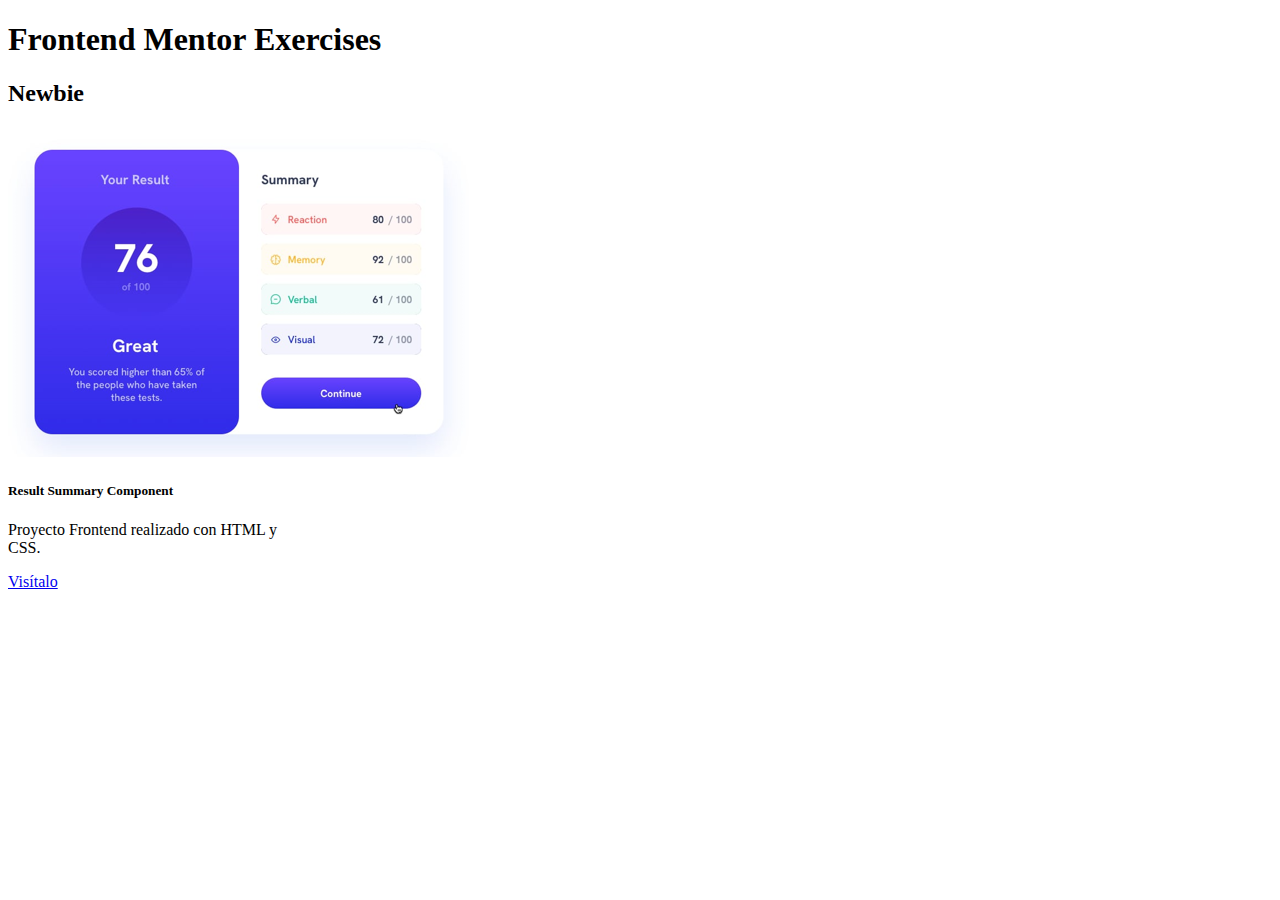
<file: index.html>
<!DOCTYPE html>
<html lang="en">
  <head>
    <meta charset="utf-8" />
    <meta name="viewport" content="width=device-width, initial-scale=1" />
    <title>Frontend Mentor || Mariano Méndez</title>
    <link
      href="https://cdn.jsdelivr.net/npm/bootstrap@5.3.0-alpha3/dist/css/bootstrap.min.css"
      rel="stylesheet"
      integrity="sha384-KK94CHFLLe+nY2dmCWGMq91rCGa5gtU4mk92HdvYe+M/SXH301p5ILy+dN9+nJOZ"
      crossorigin="anonymous"
    />
  </head>
  <body class="container-fluid">
    <header class="row mb-3">
      <h1 class="d-flex justify-content-center align-items-center">
        Frontend Mentor Exercises
      </h1>
    </header>

    <main>
      <section class="container">
        <h2 class="mb-2">Newbie</h2>
        <div class="row">
          <!-- Result Summary Component -->
          <div class="card" style="width: 18rem">
            <img
              src="./img/results_summary_component.png"
              class="card-img-top"
              alt="Imagen de muestra del proyecto 'Result Summary Component'"
            />
            <div class="card-body">
              <h5 class="card-title">Result Summary Component</h5>
              <p class="card-text">
                Proyecto Frontend realizado con HTML y CSS.
              </p>
              <a
                href="./results-summary-component-main/index.html"
                class="btn btn-primary"
                >Visítalo</a
              >
            </div>
          </div>
        </div>
      </section>
    </main>

    <script
      src="https://cdn.jsdelivr.net/npm/bootstrap@5.3.0-alpha3/dist/js/bootstrap.bundle.min.js"
      integrity="sha384-ENjdO4Dr2bkBIFxQpeoTz1HIcje39Wm4jDKdf19U8gI4ddQ3GYNS7NTKfAdVQSZe"
      crossorigin="anonymous"
    ></script>
  </body>
</html>
</file>
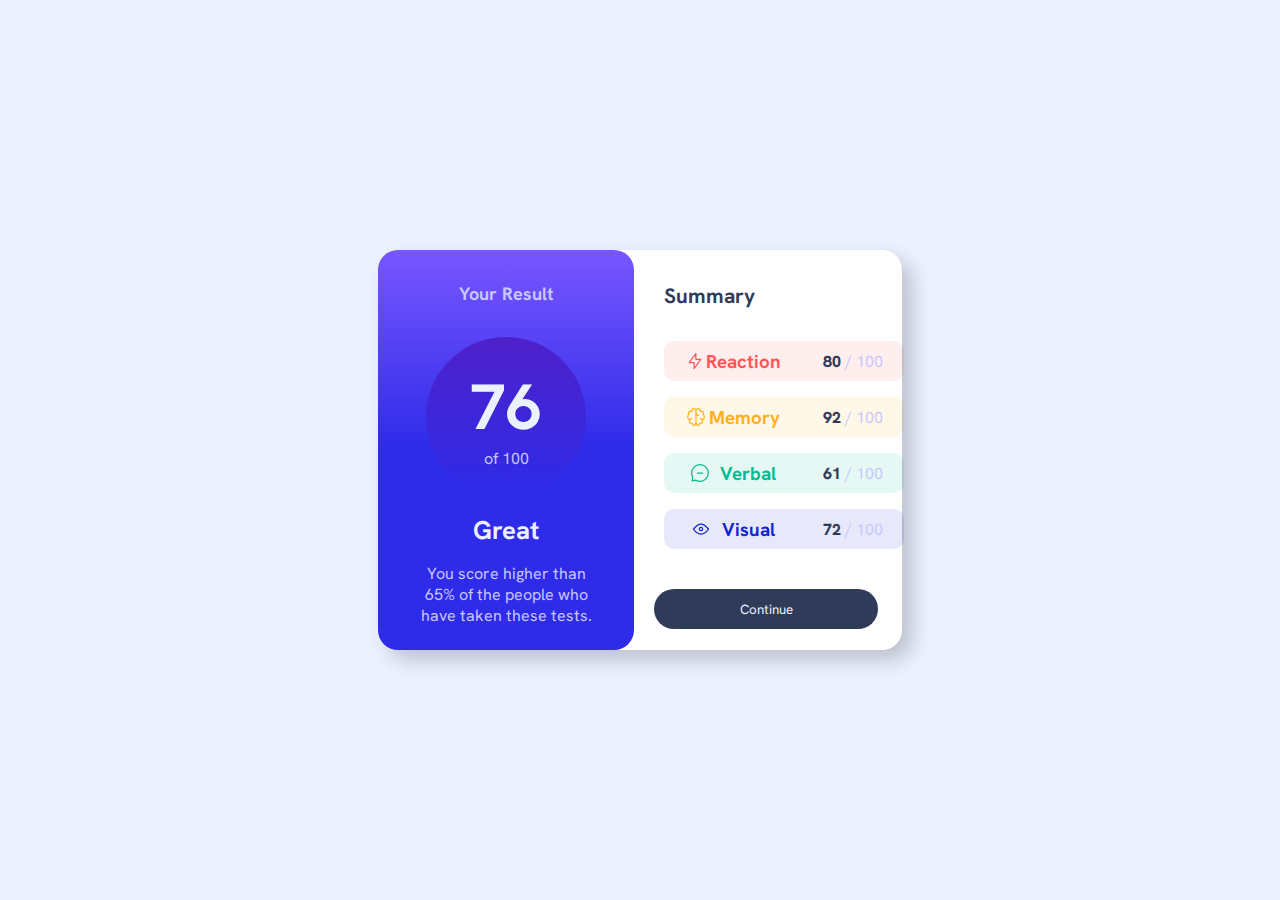
<file: results-summary-component-main/index.html>
<!DOCTYPE html>
<html lang="en">
  <head>
    <meta charset="UTF-8" />
    <meta http-equiv="X-UA-Compatible" content="IE=edge" />
    <meta name="viewport" content="width=device-width, initial-scale=1.0" />
    <title>Result Summary || Frontend Mentor</title>
    <link rel="stylesheet" href="./style.css" />
  </head>
  <body class="d-flex-center">
    <div class="shadow-container"></div>
    <div class="card-container d-flex-center">
      <div class="result-container d-flex-columns-center">
        <h2>Your Result</h2>
        <div class="result-score d-flex-center">
          <p class="d-flex-columns-center"><span>76</span> of 100</p>
        </div>
        <h3>Great</h3>
        <p>
          You score higher than 65% of the people who have taken these tests.
        </p>
      </div>
      <div class="summary-container">
        <h2>Summary</h2>
        <div class="sections-container">
          <div class="section-container d-flex-s-around section-reaction">
            <div class="d-flex-s-around">
              <img src="./images/icon-reaction.svg" alt="Símbolo de Reacción" />
              <h3 class="section-name">Reaction</h3>
            </div>
            <div class="section-score"><span>80 </span>/ 100</div>
          </div>
          <div class="section-container d-flex-s-around section-memory">
            <div class="d-flex-s-around">
              <img src="./images/icon-memory.svg" alt="Símbolo de Memoria" />
              <h3 class="section-name">Memory</h3>
            </div>
            <div class="section-score"><span>92 </span>/ 100</div>
          </div>
          <div class="section-container d-flex-s-around section-verbal">
            <div class="d-flex-s-around">
              <img src="./images/icon-verbal.svg" alt="Símbolo de Verbal" />
              <h3 class="section-name">Verbal</h3>
            </div>
            <div class="section-score"><span>61 </span>/ 100</div>
          </div>
          <div class="section-container d-flex-s-around section-visual">
            <div class="d-flex-s-around">
              <img src="./images/icon-visual.svg" alt="Símbolo de Visual" />
              <h3 class="section-name">Visual</h3>
            </div>
            <div class="section-score"><span>72 </span>/ 100</div>
          </div>
        </div>
        <div class="button-container d-flex-center">
          <button>Continue</button>
        </div>
      </div>
    </div>
  </body>
</html>
</file>
<file: results-summary-component-main/style.css>
@import url('https://fonts.googleapis.com/css2?family=Hanken+Grotesk:wght@500;700;800&display=swap');

* {
    margin: 0;
    padding: 0;
    box-sizing: border-box;
    font-family: 'Hanken Grotesk', sans-serif;
}

:root {
    --color-light-red: hsl(0, 100%, 67%);
    --color-light-red-bg: hsla(0, 100%, 67%, 0.1);
    --color-orangey-yellow: hsl(39, 100%, 56%);
    --color-orangey-yellow-bg: hsla(39, 100%, 56%, 0.1);
    --color-green-teal: hsl(166, 100%, 37%);
    --color-green-teal-bg: hsla(166, 100%, 37%, 0.1);
    --color-cobalt-blue: hsl(234, 85%, 45%);
    --color-cobalt-blue-bg: hsla(234, 85%, 45%, 0.1);

    --gradient-light-slate-blue: hsl(252,100%, 67%);
    --gradient-ligth-royal-blue: hsl(241, 81%, 54%);
    --gradient-violet-blue: hsla(256, 72%, 46%, 1);
    --gadrient-persian-blue: hsla(241, 72%, 46%, 0);

    --neutral-white: hsl(0, 0%, 100%);
    --neutral-pale-blue: hsl(221, 100%, 96%);
    --neutral-light-lavender: hsl(241, 100%, 89%);
    --neutral-dark-gray-blue: hsl(224, 30%, 27%);

    --font-size-paragraph: 18px;
}

/* Estilos reutilizables */
.d-flex-center {
    display: flex;
    justify-content: center;
    align-items: center;
}

.d-flex-s-around {
    display: flex;
    justify-content: space-around;
    align-items: center;
}

.d-flex-columns-center {
    display: flex;
    flex-direction: column;
    align-items: center;
}

/* General */
body {
    width: 100vw;
    height: 100vh;
    background-color: var(--neutral-pale-blue);
}

.card-container {
    width: 50vw;
}

/* Result Container */
.result-container {
    width: 40%;
    height: 400px;
    background: linear-gradient(var(--gradient-light-slate-blue) 0%, var(--gradient-ligth-royal-blue) 50%);
    border-radius: 20px;
}

.result-container h2 {
    margin: 2rem;
    font-size: var(--font-size-paragraph);
    text-align: center;
    color: var(--neutral-light-lavender);
}

.result-score {
    width: 10rem;
    height: 10rem;
    background: linear-gradient(var(--gradient-violet-blue), var(--gradient-ligth-royal-blue));
    border-radius: 50%;
}

.result-score p {
    color: var(--neutral-light-lavender);
}

.result-score p span {
    font-size: 4rem;
    font-weight: 700;
    color: var(--neutral-pale-blue);
}

.result-container h3 {
    font-size: 1.6rem;
    color: var(--neutral-pale-blue);
    margin-top: 1rem;
}

.result-container p {
    width: 75%;
    text-align: center;
    color: var(--neutral-light-lavender);
    margin: 1rem;
}

/* Summary Container */
.summary-container {
    width: 45%;
    height: 400px;
    background-color: var(--neutral-white);
    border-radius: 0 20px 20px 0;
    margin-left: -20px;
    padding-left: 50px;
    z-index: -1;
}

.summary-container h2 {
    color: var(--neutral-dark-gray-blue);
    font-size: 1.3rem;
    margin: 2rem auto;
}

.section-container {
    width: 15rem;
    height: 2.5rem;
    margin: 1rem;
    margin-left: 0;
    border-radius: 10px;
}

.section-container div:first-child {
    width: 40%;
}

.section-reaction {
    background-color: var(--color-light-red-bg);
}

.section-reaction h3 {
    color: var(--color-light-red);
}

.section-memory {
    background-color: var(--color-orangey-yellow-bg);
}

.section-memory h3 {
    color: var(--color-orangey-yellow);
}

.section-verbal {
    background-color: var(--color-green-teal-bg);
}

.section-verbal h3 {
    color: var(--color-green-teal);
}

.section-visual {
    background-color: var(--color-cobalt-blue-bg);
}

.section-visual h3 {
    color: var(--color-cobalt-blue);
}

.section-score {
    color: var(--neutral-light-lavender);
}

.section-score span {
    color: var(--neutral-dark-gray-blue);
    font-weight: 800;
}

.button-container button {
    width: 15rem;
    height: 2.5rem;
    background-color: var(--neutral-dark-gray-blue);
    color: var(--neutral-pale-blue);
    border: none;
    border-radius: 20px;
    margin: 1.5rem ;
    margin-left: -10px;
}

/* Shadow */
.shadow-container {
    position: absolute;
    width: 41vw;
    height: 400px;
    border-radius: 20px;
    box-shadow: 10px 10px 20px rgba(0,0,0,0.2);
}


/* Medias Queries */

@media screen and (max-width: 375px) {
    body {
        width: 100vw;
        height: 99vh;
        background-color: var(--neutral-white);
    }
    
    .shadow-container {
        display: none;
    }

    .card-container {
        width: 100vw;
        flex-direction: column;
    }

    .result-container {
        width: 100vw;
        margin-top: -1rem;
        border-radius:  0 0 20px 20px;
        position: absolute;
        top: 0;
        left: 0;
    box-shadow: 0 0 20px rgba(0,0,0,0.3);

    }

    .summary-container {
        width: 100vw;
        margin-top: 22rem;
        margin-left: 0;
        padding-left: 25px;
    }

    .section-container {
        width: 85vw;
        height: 3rem;
    }

    .button-container button {
        margin-top: 0.5rem;
        width: 85vw;
        height: 3rem;
        font-size: 1.2rem;
    }
}

@media screen and (max-height: 667px ) {
    .summary-container {
        position: relative;
        top: 60px;
    }
    
}
</file>
